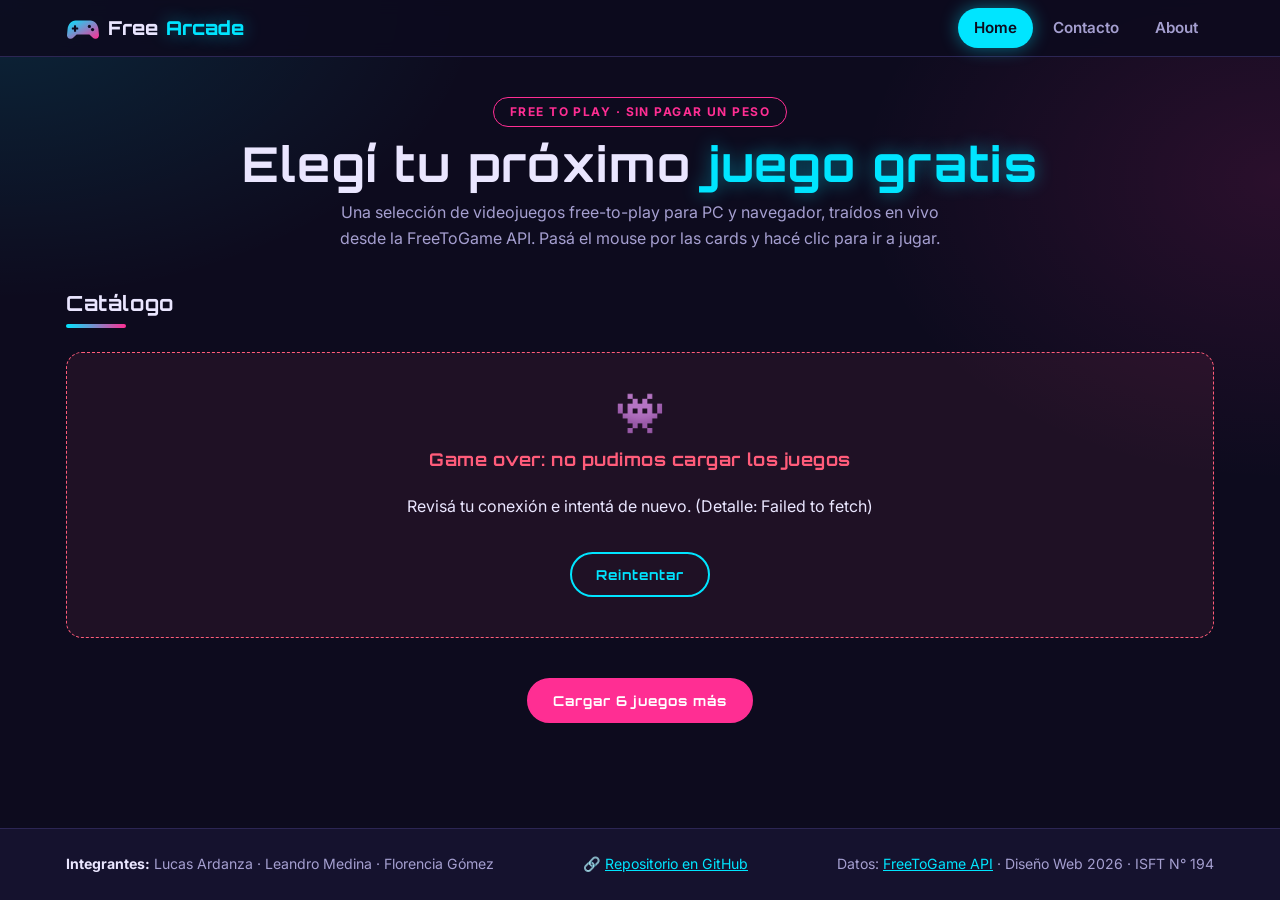
<file: index.html>
<!DOCTYPE html>
<html lang="es">
<head>
  <meta charset="UTF-8">
  <meta name="viewport" content="width=device-width, initial-scale=1.0">
  <meta name="description" content="Free Arcade: catálogo de videojuegos gratuitos consumido desde la FreeToGame API.">
  <title>Free Arcade · Juegos gratis</title>
  <link rel="icon" href="img/logo.svg" type="image/svg+xml">
  <link rel="preconnect" href="https://fonts.googleapis.com">
  <link rel="preconnect" href="https://fonts.gstatic.com" crossorigin>
  <link href="https://fonts.googleapis.com/css2?family=Inter:wght@400;600;700&family=Orbitron:wght@600;800&display=swap" rel="stylesheet">
  <link rel="stylesheet" href="css/styles.css">
</head>
<body>

  <!-- Header -->
  <header class="header">
    <div class="contenedor header__barra">
      <a class="logo" href="index.html">
        <img class="logo__icono" src="img/logo.svg" alt="" width="34" height="34">
        Free<span>Arcade</span>
      </a>
      <nav aria-label="Navegación principal">
        <ul class="nav__lista">
          <li><a class="nav__link" href="index.html" aria-current="page">Home</a></li>
          <li><a class="nav__link" href="contacto.html">Contacto</a></li>
          <li><a class="nav__link" href="about.html">About</a></li>
        </ul>
      </nav>
    </div>
  </header>

  <!-- Contenido -->
  <main>
    <div class="contenedor">

      <section class="hero" aria-labelledby="titulo-hero">
        <p class="hero__etiqueta">Free to play · sin pagar un peso</p>
        <h1 class="hero__titulo" id="titulo-hero">Elegí tu próximo <span>juego gratis</span></h1>
        <p class="hero__texto">Una selección de videojuegos free-to-play para PC y navegador, traídos en vivo desde la FreeToGame API. Pasá el mouse por las cards y hacé clic para ir a jugar.</p>
      </section>

      <section aria-labelledby="titulo-catalogo">
        <h2 class="seccion-titulo" id="titulo-catalogo">Catálogo</h2>

        <!-- Cargando -->
        <div class="estado" id="estado-cargando" role="status" aria-live="polite">
          <div class="spinner" aria-hidden="true"></div>
          <p>Cargando juegos desde la API…</p>
        </div>

        <!-- Error -->
        <div class="estado estado--error" id="estado-error" role="alert" hidden>
          <span class="estado__icono" aria-hidden="true">👾</span>
          <h3 class="estado__titulo">Game over: no pudimos cargar los juegos</h3>
          <p id="mensaje-error">Revisá tu conexión e intentá de nuevo.</p>
          <button class="boton" type="button" id="boton-reintentar">Reintentar</button>
        </div>

        <!-- Filtro por género (las opciones las arma home.js) -->
        <div class="filtros" id="filtros" hidden>
          <label class="filtros__label" for="filtro-genero">Filtrar por género</label>
          <select class="filtros__select" id="filtro-genero">
            <option value="todos">Todos</option>
          </select>
        </div>

        <!-- Cards (las arma home.js) -->
        <p class="contador" id="contador" aria-live="polite" hidden></p>
        <div class="cards" id="cards"></div>

        <div class="mas-juegos">
          <button class="boton boton--magenta" type="button" id="boton-mas" hidden>Cargar 6 juegos más</button>
        </div>
      </section>

    </div>
  </main>

  <!-- Footer -->
  <footer class="footer">
    <div class="contenedor footer__contenido">
      <p><strong>Integrantes:</strong> Lucas Ardanza · Leandro Medina · Florencia Gómez</p>
      <p>🔗 <a href="https://github.com/ArdanzaLucas/Trabajo-Final-Dise-o-web-" target="_blank" rel="noopener">Repositorio en GitHub</a></p>
      <p>Datos: <a href="https://www.freetogame.com/api-doc" target="_blank" rel="noopener">FreeToGame API</a> · Diseño Web 2026 · ISFT N° 194</p>
    </div>
  </footer>

  <script src="js/home.js"></script>
</body>
</html>
</file>
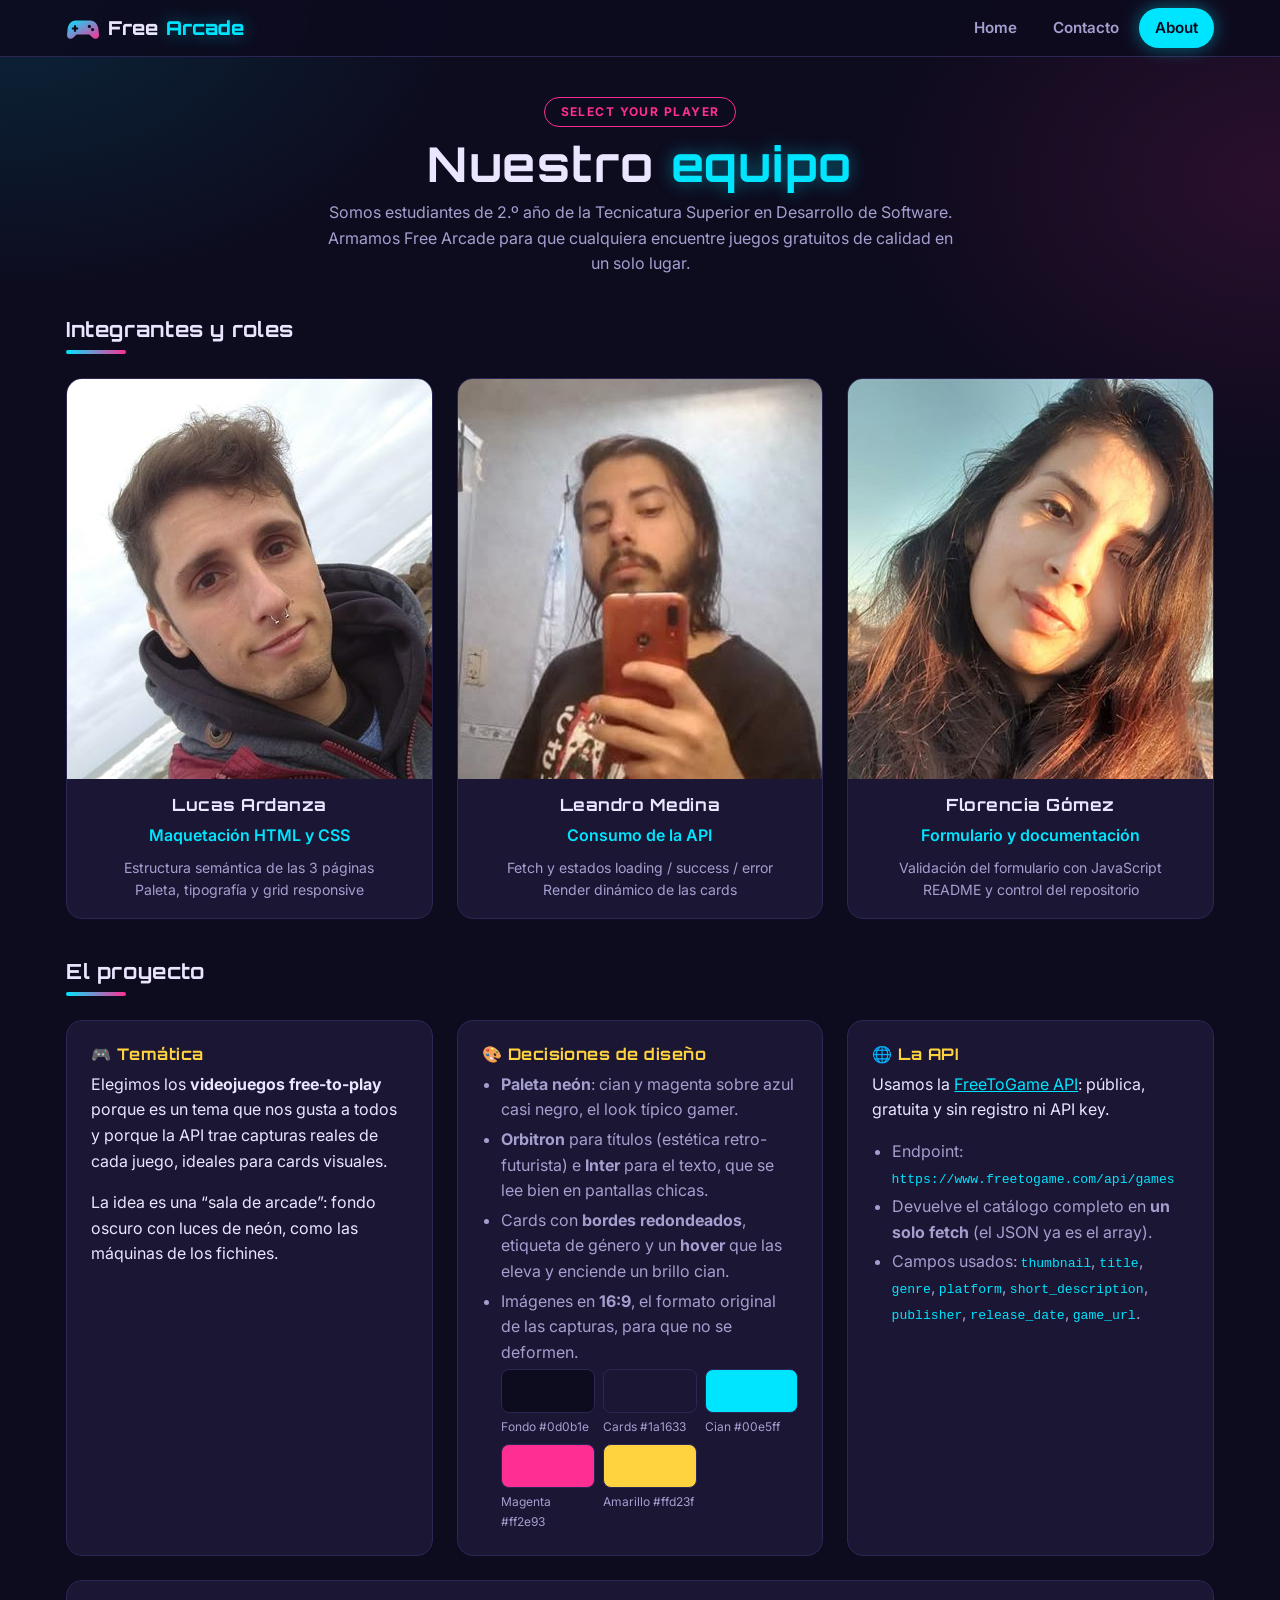
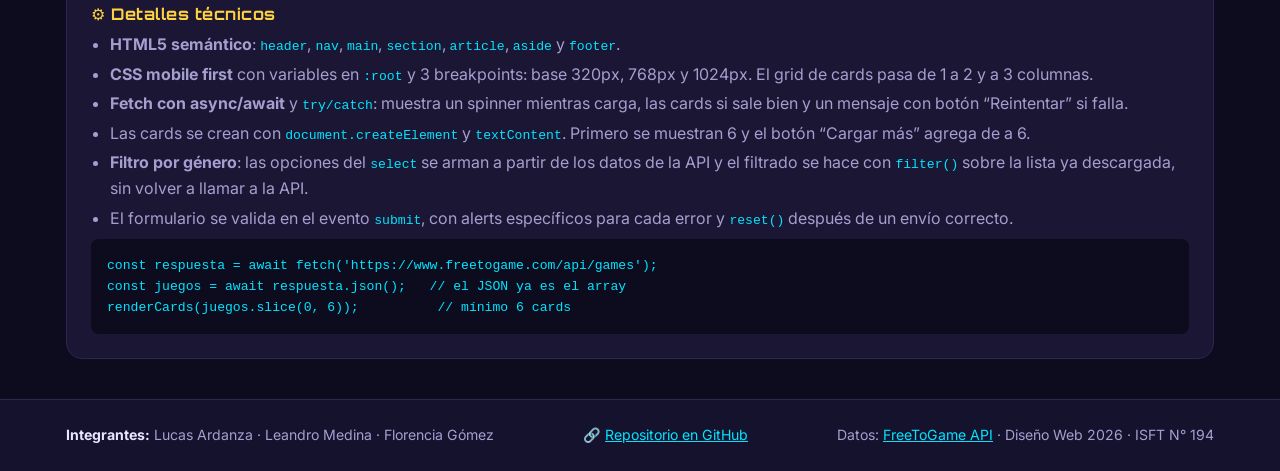
<file: about.html>
<!DOCTYPE html>
<html lang="es">
<head>
  <meta charset="UTF-8">
  <meta name="viewport" content="width=device-width, initial-scale=1.0">
  <meta name="description" content="Quiénes somos: el equipo detrás de Free Arcade, la API que usamos y nuestras decisiones de diseño.">
  <title>About · Free Arcade</title>
  <link rel="icon" href="img/logo.svg" type="image/svg+xml">
  <link rel="preconnect" href="https://fonts.googleapis.com">
  <link rel="preconnect" href="https://fonts.gstatic.com" crossorigin>
  <link href="https://fonts.googleapis.com/css2?family=Inter:wght@400;600;700&family=Orbitron:wght@600;800&display=swap" rel="stylesheet">
  <link rel="stylesheet" href="css/styles.css">
</head>
<body>

  <!-- Header -->
  <header class="header">
    <div class="contenedor header__barra">
      <a class="logo" href="index.html">
        <img class="logo__icono" src="img/logo.svg" alt="" width="34" height="34">
        Free<span>Arcade</span>
      </a>
      <nav aria-label="Navegación principal">
        <ul class="nav__lista">
          <li><a class="nav__link" href="index.html">Home</a></li>
          <li><a class="nav__link" href="contacto.html">Contacto</a></li>
          <li><a class="nav__link" href="about.html" aria-current="page">About</a></li>
        </ul>
      </nav>
    </div>
  </header>

  <!-- Contenido -->
  <main>
    <div class="contenedor">

      <section class="hero" aria-labelledby="titulo-hero">
        <p class="hero__etiqueta">Select your player</p>
        <h1 class="hero__titulo" id="titulo-hero">Nuestro <span>equipo</span></h1>
        <p class="hero__texto">Somos estudiantes de 2.º año de la Tecnicatura Superior en Desarrollo de Software. Armamos Free Arcade para que cualquiera encuentre juegos gratuitos de calidad en un solo lugar.</p>
      </section>

      <!-- Equipo -->
      <section aria-labelledby="titulo-equipo">
        <h2 class="seccion-titulo" id="titulo-equipo">Integrantes y roles</h2>

        <div class="equipo">
          <article class="integrante">
            <img class="integrante__foto" src="img/equipo/lucas-ardanza.jpg" alt="Foto de Lucas Ardanza" width="400" height="400">
            <div class="integrante__datos">
              <h3 class="integrante__nombre">Lucas Ardanza</h3>
              <p class="integrante__rol">Maquetación HTML y CSS</p>
              <ul class="integrante__tareas">
                <li>Estructura semántica de las 3 páginas</li>
                <li>Paleta, tipografía y grid responsive</li>
              </ul>
            </div>
          </article>

          <article class="integrante">
            <img class="integrante__foto" src="img/equipo/leandro-medina.jpg" alt="Foto de Leandro Medina" width="400" height="400">
            <div class="integrante__datos">
              <h3 class="integrante__nombre">Leandro Medina</h3>
              <p class="integrante__rol">Consumo de la API</p>
              <ul class="integrante__tareas">
                <li>Fetch y estados loading / success / error</li>
                <li>Render dinámico de las cards</li>
              </ul>
            </div>
          </article>

          <article class="integrante">
            <img class="integrante__foto" src="img/equipo/florencia-gomez.jpg" alt="Foto de Florencia Gómez" width="400" height="400">
            <div class="integrante__datos">
              <h3 class="integrante__nombre">Florencia Gómez</h3>
              <p class="integrante__rol">Formulario y documentación</p>
              <ul class="integrante__tareas">
                <li>Validación del formulario con JavaScript</li>
                <li>README y control del repositorio</li>
              </ul>
            </div>
          </article>
        </div>
      </section>

      <!-- Proyecto -->
      <section aria-labelledby="titulo-proyecto">
        <h2 class="seccion-titulo" id="titulo-proyecto">El proyecto</h2>

        <div class="info">
          <article class="info__bloque">
            <h3>🎮 Temática</h3>
            <p>Elegimos los <strong>videojuegos free-to-play</strong> porque es un tema que nos gusta a todos y porque la API trae capturas reales de cada juego, ideales para cards visuales.</p>
            <p>La idea es una “sala de arcade”: fondo oscuro con luces de neón, como las máquinas de los fichines.</p>
          </article>

          <article class="info__bloque">
            <h3>🎨 Decisiones de diseño</h3>
            <ul>
              <li><strong>Paleta neón</strong>: cian y magenta sobre azul casi negro, el look típico gamer.</li>
              <li><strong>Orbitron</strong> para títulos (estética retro-futurista) e <strong>Inter</strong> para el texto, que se lee bien en pantallas chicas.</li>
              <li>Cards con <strong>bordes redondeados</strong>, etiqueta de género y un <strong>hover</strong> que las eleva y enciende un brillo cian.</li>
              <li>Imágenes en <strong>16:9</strong>, el formato original de las capturas, para que no se deformen.</li>
            </ul>
            <ul class="paleta" aria-label="Paleta de colores">
              <li><span class="paleta__color" style="background:#0d0b1e"></span>Fondo #0d0b1e</li>
              <li><span class="paleta__color" style="background:#1a1633"></span>Cards #1a1633</li>
              <li><span class="paleta__color" style="background:#00e5ff"></span>Cian #00e5ff</li>
              <li><span class="paleta__color" style="background:#ff2e93"></span>Magenta #ff2e93</li>
              <li><span class="paleta__color" style="background:#ffd23f"></span>Amarillo #ffd23f</li>
            </ul>
          </article>

          <article class="info__bloque">
            <h3>🌐 La API</h3>
            <p>Usamos la <a href="https://www.freetogame.com/api-doc" target="_blank" rel="noopener">FreeToGame API</a>: pública, gratuita y sin registro ni API key.</p>
            <ul>
              <li>Endpoint: <code>https://www.freetogame.com/api/games</code></li>
              <li>Devuelve el catálogo completo en <strong>un solo fetch</strong> (el JSON ya es el array).</li>
              <li>Campos usados: <code>thumbnail</code>, <code>title</code>, <code>genre</code>, <code>platform</code>, <code>short_description</code>, <code>publisher</code>, <code>release_date</code>, <code>game_url</code>.</li>
            </ul>
          </article>

          <article class="info__bloque info__bloque--ancho">
            <h3>⚙️ Detalles técnicos</h3>
            <ul>
              <li><strong>HTML5 semántico</strong>: <code>header</code>, <code>nav</code>, <code>main</code>, <code>section</code>, <code>article</code>, <code>aside</code> y <code>footer</code>.</li>
              <li><strong>CSS mobile first</strong> con variables en <code>:root</code> y 3 breakpoints: base 320px, 768px y 1024px. El grid de cards pasa de 1 a 2 y a 3 columnas.</li>
              <li><strong>Fetch con async/await</strong> y <code>try/catch</code>: muestra un spinner mientras carga, las cards si sale bien y un mensaje con botón “Reintentar” si falla.</li>
              <li>Las cards se crean con <code>document.createElement</code> y <code>textContent</code>. Primero se muestran 6 y el botón “Cargar más” agrega de a 6.</li>
              <li><strong>Filtro por género</strong>: las opciones del <code>select</code> se arman a partir de los datos de la API y el filtrado se hace con <code>filter()</code> sobre la lista ya descargada, sin volver a llamar a la API.</li>
              <li>El formulario se valida en el evento <code>submit</code>, con alerts específicos para cada error y <code>reset()</code> después de un envío correcto.</li>
            </ul>
            <pre><code>const respuesta = await fetch('https://www.freetogame.com/api/games');
const juegos = await respuesta.json();   // el JSON ya es el array
renderCards(juegos.slice(0, 6));          // mínimo 6 cards</code></pre>
          </article>
        </div>
      </section>

    </div>
  </main>

  <!-- Footer -->
  <footer class="footer">
    <div class="contenedor footer__contenido">
      <p><strong>Integrantes:</strong> Lucas Ardanza · Leandro Medina · Florencia Gómez</p>
      <p>🔗 <a href="https://github.com/ArdanzaLucas/Trabajo-Final-Dise-o-web-" target="_blank" rel="noopener">Repositorio en GitHub</a></p>
      <p>Datos: <a href="https://www.freetogame.com/api-doc" target="_blank" rel="noopener">FreeToGame API</a> · Diseño Web 2026 · ISFT N° 194</p>
    </div>
  </footer>

</body>
</html>
</file>
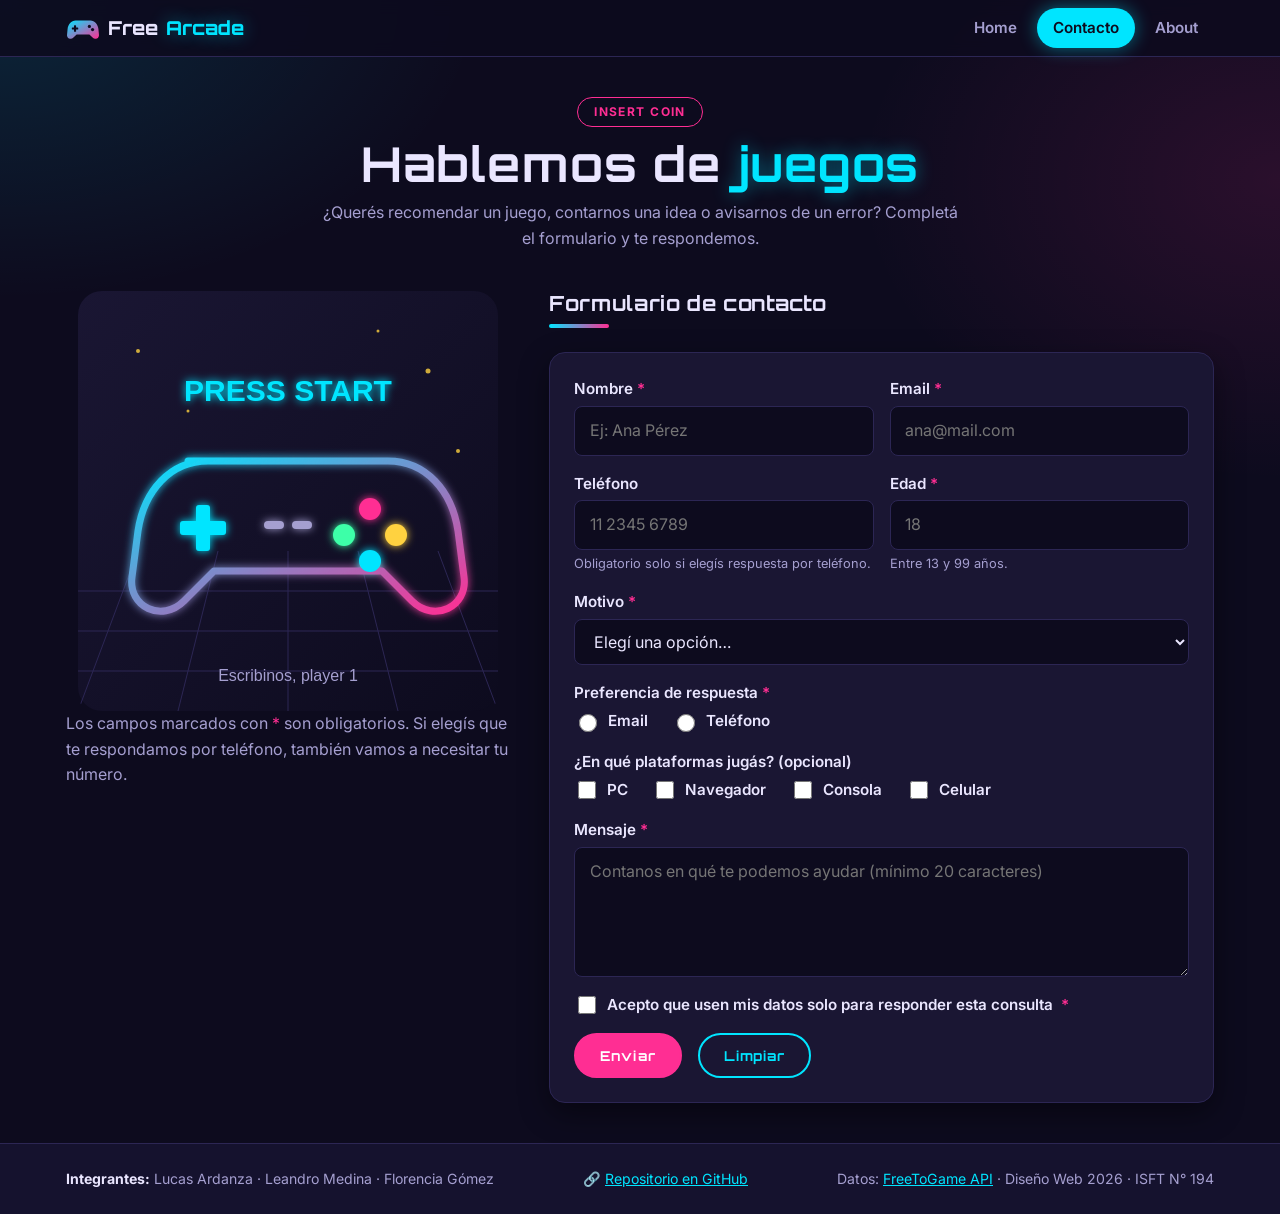
<file: contacto.html>
<!DOCTYPE html>
<html lang="es">
<head>
  <meta charset="UTF-8">
  <meta name="viewport" content="width=device-width, initial-scale=1.0">
  <meta name="description" content="Contacto de Free Arcade: dejanos tu consulta, sugerencia o reporte.">
  <title>Contacto · Free Arcade</title>
  <link rel="icon" href="img/logo.svg" type="image/svg+xml">
  <link rel="preconnect" href="https://fonts.googleapis.com">
  <link rel="preconnect" href="https://fonts.gstatic.com" crossorigin>
  <link href="https://fonts.googleapis.com/css2?family=Inter:wght@400;600;700&family=Orbitron:wght@600;800&display=swap" rel="stylesheet">
  <link rel="stylesheet" href="css/styles.css">
</head>
<body>

  <!-- Header -->
  <header class="header">
    <div class="contenedor header__barra">
      <a class="logo" href="index.html">
        <img class="logo__icono" src="img/logo.svg" alt="" width="34" height="34">
        Free<span>Arcade</span>
      </a>
      <nav aria-label="Navegación principal">
        <ul class="nav__lista">
          <li><a class="nav__link" href="index.html">Home</a></li>
          <li><a class="nav__link" href="contacto.html" aria-current="page">Contacto</a></li>
          <li><a class="nav__link" href="about.html">About</a></li>
        </ul>
      </nav>
    </div>
  </header>

  <!-- Contenido -->
  <main>
    <div class="contenedor">

      <section class="hero" aria-labelledby="titulo-hero">
        <p class="hero__etiqueta">Insert coin</p>
        <h1 class="hero__titulo" id="titulo-hero">Hablemos de <span>juegos</span></h1>
        <p class="hero__texto">¿Querés recomendar un juego, contarnos una idea o avisarnos de un error? Completá el formulario y te respondemos.</p>
      </section>

      <div class="contacto">

        <aside class="contacto__aside">
          <img class="contacto__imagen" src="img/contacto-arcade.svg" alt="Ilustración de un control de videojuegos con luces de neón y el texto Press Start" width="420" height="420">
          <p>Los campos marcados con <span class="obligatorio">*</span> son obligatorios. Si elegís que te respondamos por teléfono, también vamos a necesitar tu número.</p>
        </aside>

        <section aria-labelledby="titulo-form">
          <h2 class="seccion-titulo" id="titulo-form">Formulario de contacto</h2>

          <!-- novalidate: la validación la hace contacto.js -->
          <form class="formulario" id="form-contacto" action="#" method="post" novalidate>

            <div class="fila-campos">
              <div class="campo">
                <label for="nombre">Nombre <span class="obligatorio">*</span></label>
                <input type="text" id="nombre" name="nombre" autocomplete="name" placeholder="Ej: Ana Pérez">
              </div>

              <div class="campo">
                <label for="email">Email <span class="obligatorio">*</span></label>
                <input type="email" id="email" name="email" autocomplete="email" placeholder="ana@mail.com">
              </div>
            </div>

            <div class="fila-campos">
              <div class="campo">
                <label for="telefono">Teléfono</label>
                <input type="tel" id="telefono" name="telefono" autocomplete="tel" placeholder="11 2345 6789">
                <span class="campo__ayuda">Obligatorio solo si elegís respuesta por teléfono.</span>
              </div>

              <div class="campo">
                <label for="edad">Edad <span class="obligatorio">*</span></label>
                <input type="number" id="edad" name="edad" min="13" max="99" placeholder="18">
                <span class="campo__ayuda">Entre 13 y 99 años.</span>
              </div>
            </div>

            <div class="campo">
              <label for="motivo">Motivo <span class="obligatorio">*</span></label>
              <select id="motivo" name="motivo">
                <option value="">Elegí una opción…</option>
                <option value="consulta">Consulta</option>
                <option value="recomendacion">Recomendar un juego</option>
                <option value="sugerencia">Sugerencia para el sitio</option>
                <option value="error">Reporte de error</option>
              </select>
            </div>

            <fieldset class="campo">
              <legend>Preferencia de respuesta <span class="obligatorio">*</span></legend>
              <div class="opciones">
                <label class="opcion"><input type="radio" name="respuesta" value="email"> Email</label>
                <label class="opcion"><input type="radio" name="respuesta" value="telefono"> Teléfono</label>
              </div>
            </fieldset>

            <fieldset class="campo">
              <legend>¿En qué plataformas jugás? (opcional)</legend>
              <div class="opciones">
                <label class="opcion"><input type="checkbox" name="plataformas" value="pc"> PC</label>
                <label class="opcion"><input type="checkbox" name="plataformas" value="navegador"> Navegador</label>
                <label class="opcion"><input type="checkbox" name="plataformas" value="consola"> Consola</label>
                <label class="opcion"><input type="checkbox" name="plataformas" value="celular"> Celular</label>
              </div>
            </fieldset>

            <div class="campo">
              <label for="mensaje">Mensaje <span class="obligatorio">*</span></label>
              <textarea id="mensaje" name="mensaje" placeholder="Contanos en qué te podemos ayudar (mínimo 20 caracteres)"></textarea>
            </div>

            <div class="campo">
              <label class="opcion"><input type="checkbox" id="terminos" name="terminos"> Acepto que usen mis datos solo para responder esta consulta <span class="obligatorio">*</span></label>
            </div>

            <div class="formulario__acciones">
              <button class="boton boton--magenta" type="submit">Enviar</button>
              <button class="boton" type="reset">Limpiar</button>
            </div>
          </form>
        </section>

      </div>
    </div>
  </main>

  <!-- Footer -->
  <footer class="footer">
    <div class="contenedor footer__contenido">
      <p><strong>Integrantes:</strong> Lucas Ardanza · Leandro Medina · Florencia Gómez</p>
      <p>🔗 <a href="https://github.com/ArdanzaLucas/Trabajo-Final-Dise-o-web-" target="_blank" rel="noopener">Repositorio en GitHub</a></p>
      <p>Datos: <a href="https://www.freetogame.com/api-doc" target="_blank" rel="noopener">FreeToGame API</a> · Diseño Web 2026 · ISFT N° 194</p>
    </div>
  </footer>

  <script src="js/contacto.js"></script>
</body>
</html>
</file>
<file: css/styles.css>
/* styles.css: Free Arcade */

/* 1. Variables */
:root {
  /* Colores */
  --color-fondo: #0d0b1e;
  --color-fondo-2: #15122e;
  --color-card: #1a1633;
  --color-card-borde: #2c2654;
  --color-texto: #eae6ff;
  --color-texto-suave: #a59fd0;
  --color-cian: #00e5ff;
  --color-magenta: #ff2e93;
  --color-amarillo: #ffd23f;
  --color-verde: #3dffa8;
  --color-error: #ff5c7a;

  /* Tipografías */
  --fuente-titulos: 'Orbitron', 'Segoe UI', system-ui, sans-serif;
  --fuente-texto: 'Inter', 'Segoe UI', system-ui, sans-serif;

  /* Espacios */
  --espacio-xs: .25rem;
  --espacio-s: .5rem;
  --espacio: 1rem;
  --espacio-l: 1.5rem;
  --espacio-xl: 2.5rem;

  /* Bordes y sombras */
  --radio: 16px;
  --radio-s: 8px;
  --sombra: 0 10px 30px rgba(0, 0, 0, .45);
  --brillo-cian: 0 0 18px rgba(0, 229, 255, .45);
  --brillo-magenta: 0 0 18px rgba(255, 46, 147, .45);

  --transicion: .3s ease;
  --ancho-max: 1180px;
}

/* 2. Reset y estilos base */
*,
*::before,
*::after {
  box-sizing: border-box;
}

html {
  scroll-behavior: smooth;
}

body {
  margin: 0;
  min-height: 100vh;
  display: flex;
  flex-direction: column;
  font-family: var(--fuente-texto);
  font-size: 1rem;
  line-height: 1.6;
  color: var(--color-texto);
  background-color: var(--color-fondo);
  background-image:
    radial-gradient(800px 500px at 0% 0%, rgba(0, 229, 255, .12), transparent 60%),
    radial-gradient(700px 500px at 100% 20%, rgba(255, 46, 147, .12), transparent 60%);
  background-attachment: fixed;
}

h1,
h2,
h3 {
  margin: 0 0 var(--espacio-s);
  font-family: var(--fuente-titulos);
  line-height: 1.2;
  letter-spacing: .03em;
}

p {
  margin: 0 0 var(--espacio);
}

img {
  max-width: 100%;
  display: block;
}

a {
  color: var(--color-cian);
}

a:focus-visible,
button:focus-visible,
input:focus-visible,
select:focus-visible,
textarea:focus-visible {
  outline: 3px solid var(--color-amarillo);
  outline-offset: 2px;
}

/* Texto solo para lectores de pantalla */
.solo-lector {
  position: absolute;
  width: 1px;
  height: 1px;
  overflow: hidden;
  clip: rect(0 0 0 0);
  white-space: nowrap;
}

/* 3. Mobile (320px+) */

/* Contenedor general */
.contenedor {
  width: 100%;
  max-width: var(--ancho-max);
  margin: 0 auto;
  padding: 0 var(--espacio);
}

main {
  flex: 1;
  padding: var(--espacio-l) 0 var(--espacio-xl);
}

/* Header y navegación */
.header {
  position: sticky;
  top: 0;
  z-index: 10;
  background: rgba(13, 11, 30, .88);
  backdrop-filter: blur(8px);
  border-bottom: 1px solid var(--color-card-borde);
}

.header__barra {
  display: flex;
  flex-direction: column;
  align-items: center;
  gap: var(--espacio-s);
  padding-top: var(--espacio-s);
  padding-bottom: var(--espacio-s);
}

.logo {
  display: flex;
  align-items: center;
  gap: var(--espacio-s);
  font-family: var(--fuente-titulos);
  font-weight: 800;
  font-size: 1.2rem;
  color: var(--color-texto);
  text-decoration: none;
}

.logo__icono {
  width: 34px;
  height: 34px;
}

.logo span {
  color: var(--color-cian);
  text-shadow: var(--brillo-cian);
}

.nav__lista {
  display: flex;
  gap: var(--espacio-xs);
  margin: 0;
  padding: 0;
  list-style: none;
}

.nav__link {
  display: block;
  padding: var(--espacio-s) var(--espacio);
  border-radius: 999px;
  color: var(--color-texto-suave);
  font-weight: 600;
  font-size: .95rem;
  text-decoration: none;
  transition: color var(--transicion), background var(--transicion);
}

.nav__link:hover {
  color: var(--color-texto);
  background: var(--color-card);
}

.nav__link[aria-current="page"] {
  color: var(--color-fondo);
  background: var(--color-cian);
  box-shadow: var(--brillo-cian);
}

/* Encabezado de página */
.hero {
  margin-bottom: var(--espacio-xl);
  text-align: center;
}

.hero__etiqueta {
  display: inline-block;
  margin-bottom: var(--espacio-s);
  padding: var(--espacio-xs) var(--espacio);
  border: 1px solid var(--color-magenta);
  border-radius: 999px;
  color: var(--color-magenta);
  font-size: .75rem;
  font-weight: 700;
  letter-spacing: .12em;
  text-transform: uppercase;
}

.hero__titulo {
  font-size: 1.8rem;
}

.hero__titulo span {
  color: var(--color-cian);
  text-shadow: var(--brillo-cian);
}

.hero__texto {
  max-width: 640px;
  margin: 0 auto;
  color: var(--color-texto-suave);
}

.seccion-titulo {
  margin-bottom: var(--espacio-l);
  font-size: 1.3rem;
}

.seccion-titulo::after {
  content: "";
  display: block;
  width: 60px;
  height: 4px;
  margin-top: var(--espacio-s);
  border-radius: 4px;
  background: linear-gradient(90deg, var(--color-cian), var(--color-magenta));
}

/* Botones */
.boton {
  display: inline-flex;
  align-items: center;
  justify-content: center;
  gap: var(--espacio-s);
  padding: .75rem 1.5rem;
  border: 2px solid var(--color-cian);
  border-radius: 999px;
  background: transparent;
  color: var(--color-cian);
  font-family: var(--fuente-titulos);
  font-size: .85rem;
  font-weight: 700;
  letter-spacing: .08em;
  text-decoration: none;
  cursor: pointer;
  transition: background var(--transicion), color var(--transicion), box-shadow var(--transicion);
}

.boton:hover {
  background: var(--color-cian);
  color: var(--color-fondo);
  box-shadow: var(--brillo-cian);
}

.boton--magenta {
  border-color: var(--color-magenta);
  background: var(--color-magenta);
  color: #fff;
}

.boton--magenta:hover {
  background: transparent;
  color: var(--color-magenta);
  box-shadow: var(--brillo-magenta);
}

/* Grid de cards: 1 columna */
.cards {
  display: grid;
  grid-template-columns: 1fr;
  gap: var(--espacio-l);
}

/* Card de juego */
.card {
  display: flex;
  flex-direction: column;
  overflow: hidden;
  border: 1px solid var(--color-card-borde);
  border-radius: var(--radio);
  background: var(--color-card);
  box-shadow: var(--sombra);
  transition: transform var(--transicion), box-shadow var(--transicion), border-color var(--transicion);
}

.card:hover,
.card:focus-within {
  transform: translateY(-8px) scale(1.02);
  border-color: var(--color-cian);
  box-shadow: var(--sombra), var(--brillo-cian);
}

.card__imagen-caja {
  position: relative;
  overflow: hidden;
  background: var(--color-fondo-2);
}

.card__imagen {
  width: 100%;
  aspect-ratio: 16 / 9; /* formato foto */
  object-fit: cover;
  transition: transform .5s ease;
}

.card:hover .card__imagen {
  transform: scale(1.08);
}

.card__genero {
  position: absolute;
  top: var(--espacio-s);
  left: var(--espacio-s);
  padding: 2px 10px;
  border-radius: 999px;
  background: var(--color-magenta);
  color: #fff;
  font-size: .75rem;
  font-weight: 700;
  letter-spacing: .05em;
  text-transform: uppercase;
}

.card__cuerpo {
  display: flex;
  flex: 1;
  flex-direction: column;
  gap: var(--espacio-s);
  padding: var(--espacio);
}

/* Campo principal */
.card__titulo {
  margin: 0;
  font-size: 1.05rem;
}

/* Campo secundario */
.card__plataforma {
  margin: 0;
  color: var(--color-cian);
  font-size: .85rem;
  font-weight: 600;
}

.card__descripcion {
  margin: 0;
  color: var(--color-texto-suave);
  font-size: .9rem;
}

.card__pie {
  display: flex;
  flex-wrap: wrap;
  align-items: center;
  justify-content: space-between;
  gap: var(--espacio-s);
  margin-top: auto;
  padding-top: var(--espacio-s);
  border-top: 1px dashed var(--color-card-borde);
  color: var(--color-texto-suave);
  font-size: .8rem;
}

.card__link {
  color: var(--color-amarillo);
  font-weight: 700;
  text-decoration: none;
}

.card__link:hover {
  text-decoration: underline;
}

/* Estados de carga y error */
.estado {
  display: flex;
  flex-direction: column;
  align-items: center;
  gap: var(--espacio);
  padding: var(--espacio-xl) var(--espacio);
  border: 1px dashed var(--color-card-borde);
  border-radius: var(--radio);
  text-align: center;
}

.estado[hidden] {
  display: none;
}

.spinner {
  width: 56px;
  height: 56px;
  border: 5px solid var(--color-card-borde);
  border-top-color: var(--color-cian);
  border-right-color: var(--color-magenta);
  border-radius: 50%;
  animation: girar 1s linear infinite;
}

@keyframes girar {
  to {
    transform: rotate(360deg);
  }
}

.estado--error {
  border-color: var(--color-error);
  background: rgba(255, 92, 122, .08);
}

.estado__icono {
  font-size: 2.5rem;
  line-height: 1;
}

.estado__titulo {
  font-size: 1.1rem;
  color: var(--color-error);
}

/* Cards vacías mientras carga */
.esqueleto {
  height: 320px;
  border-radius: var(--radio);
  background: linear-gradient(100deg, var(--color-card) 40%, var(--color-card-borde) 50%, var(--color-card) 60%);
  background-size: 200% 100%;
  animation: brillar 1.4s linear infinite;
}

@keyframes brillar {
  to {
    background-position: -200% 0;
  }
}

.mas-juegos {
  margin-top: var(--espacio-xl);
  text-align: center;
}

/* Filtro por género */
.filtros {
  display: flex;
  flex-direction: column;
  gap: var(--espacio-xs);
  margin-bottom: var(--espacio-l);
}

.filtros[hidden] {
  display: none;
}

.filtros__label {
  font-weight: 600;
  font-size: .95rem;
}

.filtros__select {
  width: 100%;
  padding: .7rem .9rem;
  border: 1px solid var(--color-card-borde);
  border-radius: var(--radio-s);
  background: var(--color-card);
  color: var(--color-texto);
  font: inherit;
  cursor: pointer;
  transition: border-color var(--transicion), box-shadow var(--transicion);
}

.filtros__select:hover,
.filtros__select:focus {
  border-color: var(--color-cian);
  box-shadow: var(--brillo-cian);
}

.contador {
  margin-bottom: var(--espacio);
  color: var(--color-texto-suave);
  font-size: .9rem;
}

/* Formulario de contacto */
.contacto {
  display: grid;
  grid-template-columns: 1fr;
  gap: var(--espacio-xl);
  align-items: start;
}

.contacto__imagen {
  width: 100%;
  max-width: 420px;
  margin: 0 auto;
  border-radius: var(--radio);
}

.contacto__aside p {
  color: var(--color-texto-suave);
}

.formulario {
  display: grid;
  gap: var(--espacio);
  padding: var(--espacio-l);
  border: 1px solid var(--color-card-borde);
  border-radius: var(--radio);
  background: var(--color-card);
  box-shadow: var(--sombra);
}

.campo {
  display: flex;
  flex-direction: column;
  gap: var(--espacio-xs);
  margin: 0;
  padding: 0;
  border: 0;
  min-width: 0;
}

.campo label,
.campo legend {
  padding: 0;
  font-weight: 600;
  font-size: .95rem;
}

.obligatorio {
  color: var(--color-magenta);
}

.campo input,
.campo select,
.campo textarea {
  width: 100%;
  padding: .7rem .9rem;
  border: 1px solid var(--color-card-borde);
  border-radius: var(--radio-s);
  background: var(--color-fondo);
  color: var(--color-texto);
  font: inherit;
  transition: border-color var(--transicion), box-shadow var(--transicion);
}

.campo input:focus,
.campo select:focus,
.campo textarea:focus {
  border-color: var(--color-cian);
  box-shadow: var(--brillo-cian);
}

.campo textarea {
  min-height: 130px;
  resize: vertical;
}

.campo--invalido input,
.campo--invalido select,
.campo--invalido textarea {
  border-color: var(--color-error);
}

.campo__ayuda {
  color: var(--color-texto-suave);
  font-size: .8rem;
}

.opciones {
  display: flex;
  flex-wrap: wrap;
  gap: var(--espacio-s) var(--espacio-l);
  margin-top: var(--espacio-xs);
}

.opcion {
  display: flex;
  align-items: center;
  gap: var(--espacio-s);
  font-weight: 400;
  cursor: pointer;
}

.opcion input {
  width: 18px;
  height: 18px;
  accent-color: var(--color-magenta);
}

.formulario__acciones {
  display: flex;
  flex-wrap: wrap;
  gap: var(--espacio);
}

/* About */
.equipo {
  display: grid;
  grid-template-columns: 1fr;
  gap: var(--espacio-l);
  margin-bottom: var(--espacio-xl);
}

.integrante {
  overflow: hidden;
  border: 1px solid var(--color-card-borde);
  border-radius: var(--radio);
  background: var(--color-card);
  text-align: center;
  transition: transform var(--transicion), box-shadow var(--transicion);
}

.integrante:hover {
  transform: translateY(-6px);
  box-shadow: var(--brillo-magenta);
}

/* Fotos cuadradas, todas iguales */
.integrante__foto {
  width: 100%;
  aspect-ratio: 1 / 1;
  object-fit: cover;
}

.integrante__datos {
  padding: var(--espacio);
}

.integrante__nombre {
  font-size: 1.05rem;
}

.integrante__rol {
  margin: 0;
  color: var(--color-cian);
  font-weight: 600;
}

.integrante__tareas {
  margin: var(--espacio-s) 0 0;
  padding: 0;
  list-style: none;
  color: var(--color-texto-suave);
  font-size: .88rem;
}

.info {
  display: grid;
  grid-template-columns: 1fr;
  gap: var(--espacio-l);
}

.info__bloque {
  min-width: 0; /* evita que el código se salga en mobile */
  padding: var(--espacio-l);
  border: 1px solid var(--color-card-borde);
  border-radius: var(--radio);
  background: var(--color-card);
}

.info__bloque h3 {
  font-size: 1rem;
  color: var(--color-amarillo);
}

.info__bloque ul {
  margin: 0;
  padding-left: 1.2rem;
  color: var(--color-texto-suave);
}

.info__bloque li {
  margin-bottom: var(--espacio-xs);
}

.info__bloque code,
.info__bloque pre {
  font-family: 'JetBrains Mono', Consolas, monospace;
  font-size: .82rem;
}

.info__bloque code {
  color: var(--color-cian);
  overflow-wrap: anywhere;
}

.info__bloque pre {
  overflow-x: auto;
  margin: var(--espacio-s) 0 0;
  padding: var(--espacio);
  border-radius: var(--radio-s);
  background: var(--color-fondo);
  color: var(--color-texto);
}

.paleta {
  display: grid;
  grid-template-columns: repeat(auto-fill, minmax(90px, 1fr));
  gap: var(--espacio-s);
  margin: var(--espacio) 0 0;
  padding: 0;
  list-style: none;
}

.paleta li {
  margin: 0;
  font-size: .75rem;
  color: var(--color-texto-suave);
}

.paleta__color {
  display: block;
  height: 44px;
  margin-bottom: var(--espacio-xs);
  border: 1px solid var(--color-card-borde);
  border-radius: var(--radio-s);
}

/* Footer */
.footer {
  border-top: 1px solid var(--color-card-borde);
  background: var(--color-fondo-2);
  color: var(--color-texto-suave);
  font-size: .88rem;
}

.footer__contenido {
  display: flex;
  flex-direction: column;
  gap: var(--espacio-s);
  padding-top: var(--espacio-l);
  padding-bottom: var(--espacio-l);
  text-align: center;
}

.footer p {
  margin: 0;
}

.footer strong {
  color: var(--color-texto);
}

/* 4. Tablet (768px+) */
@media (min-width: 768px) {
  .header__barra {
    flex-direction: row;
    justify-content: space-between;
  }

  .hero__titulo {
    font-size: 2.4rem;
  }

  /* 2 columnas */
  .cards {
    grid-template-columns: repeat(2, 1fr);
  }

  .filtros {
    flex-direction: row;
    align-items: center;
    gap: var(--espacio);
  }

  .filtros__select {
    width: auto;
    min-width: 260px;
  }

  .equipo {
    grid-template-columns: repeat(3, 1fr);
  }

  .info {
    grid-template-columns: repeat(2, 1fr);
  }

  .fila-campos {
    display: grid;
    grid-template-columns: 1fr 1fr;
    gap: var(--espacio);
  }

  .footer__contenido {
    flex-direction: row;
    flex-wrap: wrap;
    justify-content: space-between;
    text-align: left;
  }
}

/* 5. Desktop (1024px+) */
@media (min-width: 1024px) {
  main {
    padding-top: var(--espacio-xl);
  }

  .hero__titulo {
    font-size: 3rem;
  }

  /* 3 columnas */
  .cards {
    grid-template-columns: repeat(3, 1fr);
  }

  .contacto {
    grid-template-columns: 2fr 3fr;
  }

  .contacto__aside {
    position: sticky;
    top: 100px;
  }

  .info {
    grid-template-columns: repeat(3, 1fr);
  }

  .info__bloque--ancho {
    grid-column: span 3;
  }
}
</file>
